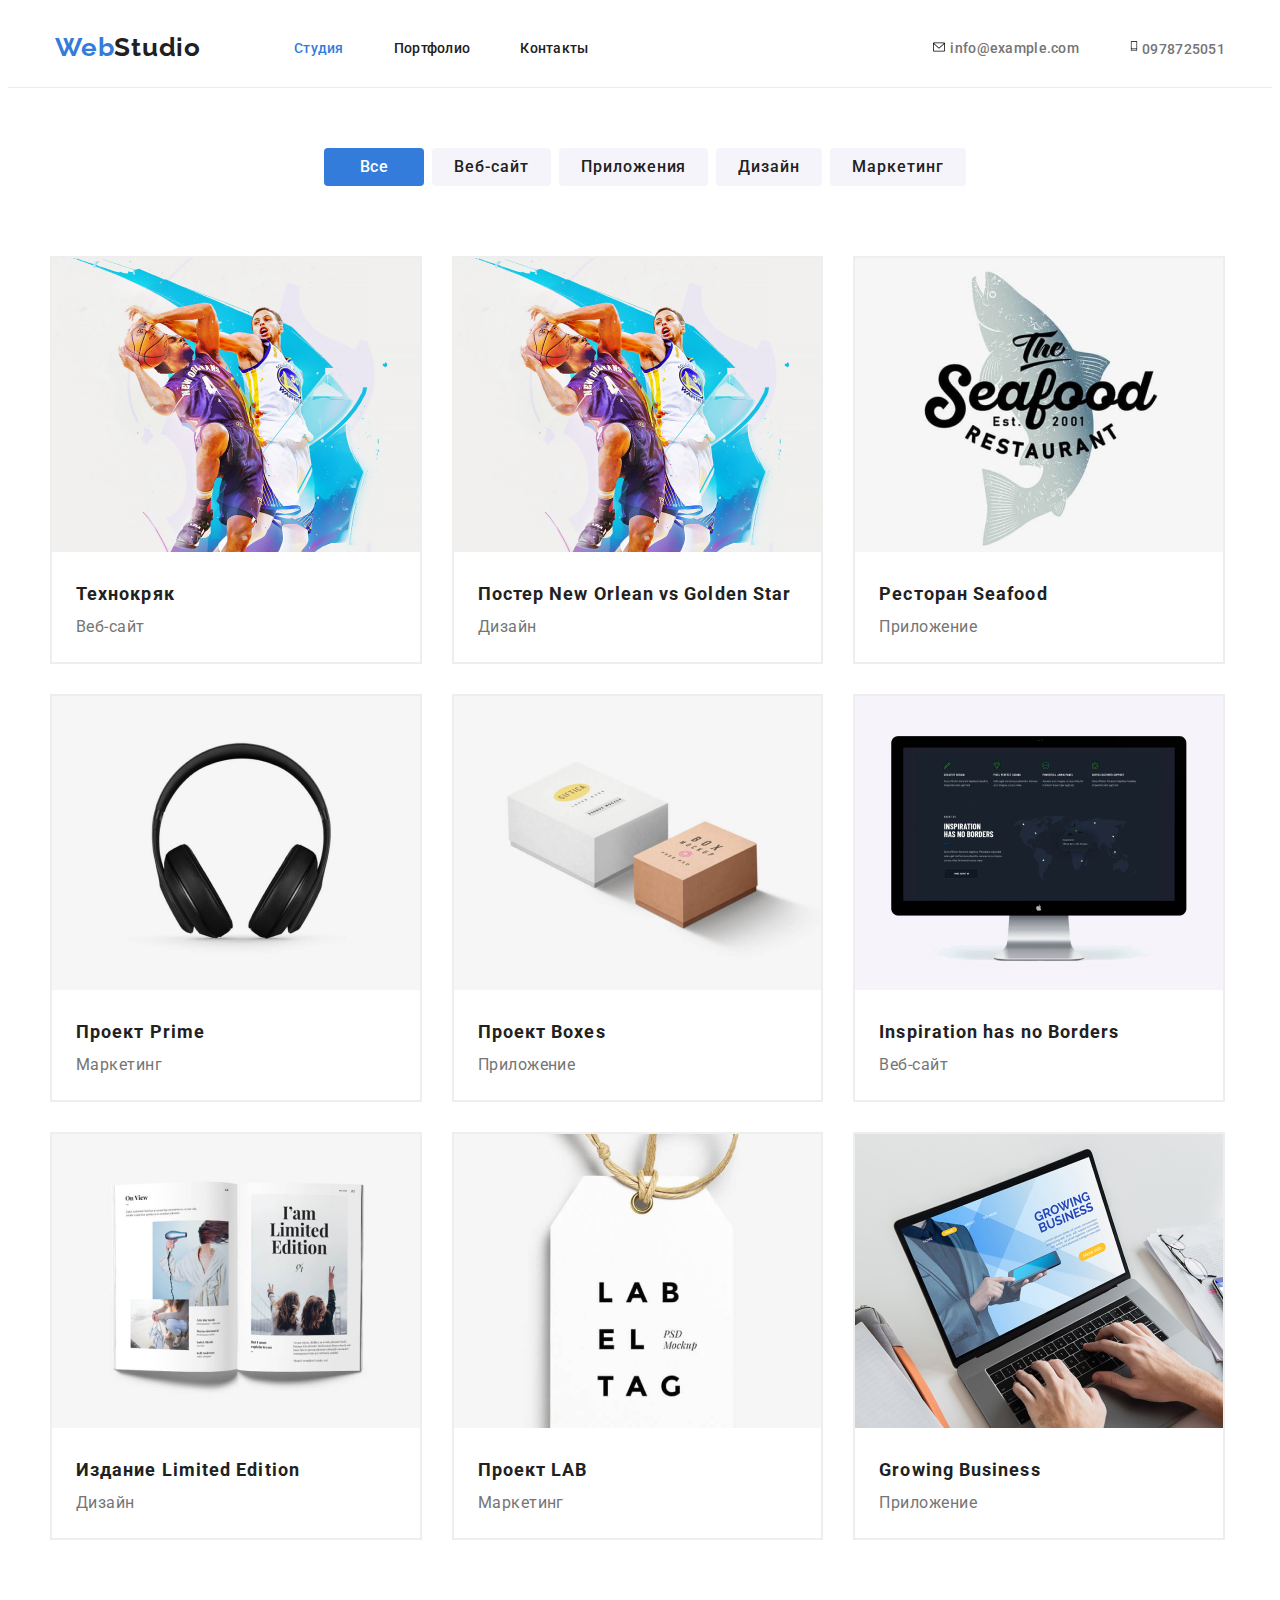
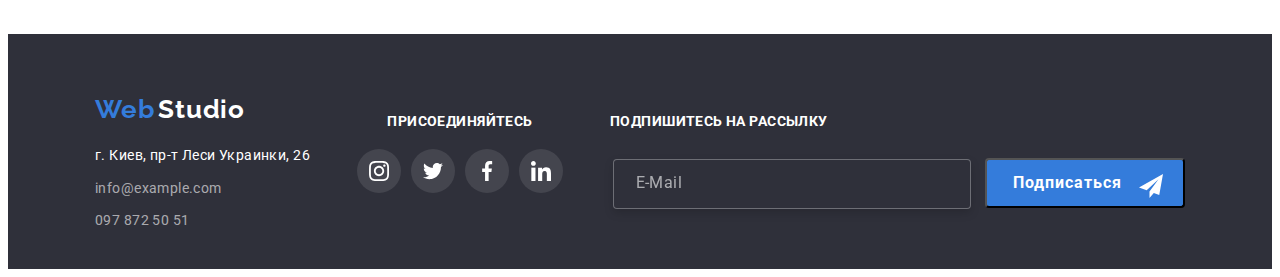
<file: portfolio.html>
<!DOCTYPE html>
<html lang="ru">
    <head>
        <meta charset="UTF-8">
        <meta http-equiv="X-UA-Compatible" content="IE=edge">
        <meta name="viewport" content="width=device-width, initial-scale=1.0">
        <title>HomeWork8.v05|Portfolio</title>
        <link rel="preconnect" href="https://fonts.googleapis.com">
        <link rel="preconnect" href="https://fonts.gstatic.com" crossorigin>
        <link href="https://fonts.googleapis.com/css2?family=Raleway:wght@700&family=Roboto:wght@400;500;700;900&display=swap" rel="stylesheet">
        <link rel="stylesheet" href="https://cdnjs.cloudflare.com/ajax/libs/modern-normalize/1.1.0/modern-normalize.min.css" integrity="sha512-wpPYUAdjBVSE4KJnH1VR1HeZfpl1ub8YT/NKx4PuQ5NmX2tKuGu6U/JRp5y+Y8XG2tV+wKQpNHVUX03MfMFn9Q==" crossorigin="anonymous" referrerpolicy="no-referrer" />
        <link rel="stylesheet" href="./css/portfolio-styles.css"/>
		<link rel="stylesheet" href="./css/main.min.css"/>
    </head>
<body>
    <header class="header1">
        <div class="container container-header ">
             <a href="./index.html" class="header-logo-web">Web</a><a href="./index.html" class="header-logo-studio">Studio</a>
                    
                <ul class="header-nav">
                    <li class="header-nav__item"><a href="./index.html"    class="header-nav__link_active" >Студия</a></li>
                    <li class="header-nav__item"><a href="./portfolio.html"class="header-nav__link"        >Портфолио</a></li>
                    <li class="header-nav__item"><a href="./contact.html"  class="header-nav__link"        >Контакты</a></li>
                </ul>
        
                <ul class="header-contact">
                    <li class="header-contact__item">  <a href="mailto:info@example.com" class="header-contact__link"> <svg width="16" height="12"><use href="./images/icons.svg#icon-header-mail" ></use></svg> info@example.com</a></li>
                    <li class="header-contact__item">  <a href="tel:+380978725051"       class="header-contact__link"> <svg width="10" height="16"><use href="./images/icons.svg#icon-header-tel"  ></use></svg> 0978725051</a></li>
                </ul>
                </div>
                   <button type="button" class="header-mobile-btn" header-mobile-open>
                        <svg class="header-mobile-btn-icon" width="24" height="24">
                            <use href="./images/icons.svg#header-mobile-btn"></use>
                          </svg>
                      </button>


                       
                    <div class="backdrop is-hidden" header-mobile>       
                    <div class="header-mobile">
                       <div class="header-mobile__container">
                        <button type="button" class="header-mobile-btn-close" header-mobile-close>
                            <svg class="modal-close-icon" width="11" height="11">
                                <use href="./images/icons.svg#icon-close-btn1"></use>
                              </svg>
                          </button>
                        <ul class="header-mobile-nav">
                            <li class="header-mobile-nav__item"><a href="./index.html"    class="header-mobile-nav__link_active" >Студия</a></li>                           
                            <li class="header-mobile-nav__item"><a href="./portfolio.html"class="header-mobile-nav__link"        >Портфолио</a></li>
                            <li class="header-mobile-nav__item"><a href="./contact.html"  class="header-mobile-nav__link"        >Контакты</a></li>
                        </ul>
                
                        <ul class="header-mobile-contact">
                            <li class="header-mobile-contact__item">  <a href="tel:+380978725051"       class="header-mobile-contact__link"> +38 096 111 11 11</a></li>
                            <li class="header-mobile-contact__item">  <a href="mailto:info@example.com" class="header-mobile-contact__link1"> info@example.com</a></li>
                        </ul>

                        <ul class="header-mobile-social">
                            <li class="header-mobile-social__item"><a href="" class="header-mobile-social__link" >Instagram </a> <a href="" class="header-mobile-social__t" >|</a></li>                           
                            <li class="header-mobile-social__item"><a href="" class="header-mobile-social__link" >Twitter   </a> <a href="" class="header-mobile-social__t" >|</a></li>
                            <li class="header-mobile-social__item"><a href="" class="header-mobile-social__link" >Facebook  </a> <a href="" class="header-mobile-social__t" >|</a></li>
                            <li class="header-mobile-social__item"><a href="" class="header-mobile-social__link" >LinkedIn  </a> <a href="" class="header-mobile-social__t" > </a></li>
                        </ul>

                        </div>
                    </div>                   
                    </div>
                </div>
                </section>    

        </div>
     </header>
<main> 


    <section  class="projects">
    <div class="container">   
     <ul class="portfolio-menu__list">
        <li class="portfolio-menu__item"><button type="button" class="portfolio-menu__button__active">Все</button></li>
        <li class="portfolio-menu__item"><button type="button" class="portfolio-menu__button">Веб-сайт</button></li>
        <li class="portfolio-menu__item"><button type="button" class="portfolio-menu__button">Приложения</button></li>
        <li class="portfolio-menu__item"><button type="button" class="portfolio-menu__button">Дизайн</button></li>
        <li class="portfolio-menu__item"><button type="button" class="portfolio-menu__button">Маркетинг</button></li>
    </ul>

    <ul class="portfolio-projects__list">
            
        <li class="portfolio-projects__item"> <div class="portfolio-projects__wrap"> <picture> <source srcset="./images/portfolio/project-2-desktop-1x.jpg 1x, ./images/portfolio/project-2-desktop-2x.jpg 2x" media="(min-width: 1200px)"/> <source srcset="./images/portfolio/project-2-tablet-1x.jpg 1x, ./images/portfolio/project-2-tablet-2x.jpg 2x "media="(min-width: 768px)" /> <source srcset="./images/portfolio/project-2-phone-1x.jpg 1x, ./images/portfolio/project-2-phone-2x.jpg 2x" media="(min-width: 320px)" /> <img src="./images/portfolio/project-1.jpg" alt="Project1" /> </picture> <p class="portfolio-projects__text-top"> Технокряк это современная площадка распространения коронавируса. Компании используют эту платформу для цифрового шпионажа и атак на защищённые сервера конкурентов. </p> </div> <div class="portfolio-projects__text-container">  <h3  class="portfolio-projects__text-h3">Технокряк</h3>                       <p class="portfolio-projects__text-p">Веб-сайт</p>   </div></li>
        <li class="portfolio-projects__item"> <div class="portfolio-projects__wrap"> <picture> <source srcset="./images/portfolio/project-2-desktop-1x.jpg 1x, ./images/portfolio/project-2-desktop-2x.jpg 2x" media="(min-width: 1200px)"/> <source srcset="./images/portfolio/project-2-tablet-1x.jpg 1x, ./images/portfolio/project-2-tablet-2x.jpg 2x "media="(min-width: 768px)" /> <source srcset="./images/portfolio/project-2-phone-1x.jpg 1x, ./images/portfolio/project-2-phone-2x.jpg 2x" media="(min-width: 320px)" /> <img src="./images/portfolio/project-2.jpg" alt="Project2" /> </picture> <p class="portfolio-projects__text-top"> Технокряк это современная площадка распространения коронавируса. Компании используют эту платформу для цифрового шпионажа и атак на защищённые сервера конкурентов. </p> </div> <div class="portfolio-projects__text-container">  <h3  class="portfolio-projects__text-h3">Постер New Orlean vs Golden Star</h3><p class="portfolio-projects__text-p">Дизайн</p>     </div></li>
        <li class="portfolio-projects__item"> <div class="portfolio-projects__wrap"> <picture> <source srcset="./images/portfolio/project-3-desktop-1x.jpg 1x, ./images/portfolio/project-3-desktop-2x.jpg 2x" media="(min-width: 1200px)"/> <source srcset="./images/portfolio/project-3-tablet-1x.jpg 1x, ./images/portfolio/project-3-tablet-2x.jpg 2x "media="(min-width: 768px)" /> <source srcset="./images/portfolio/project-3-phone-1x.jpg 1x, ./images/portfolio/project-3-phone-2x.jpg 2x" media="(min-width: 320px)" /> <img src="./images/portfolio/project-3.jpg" alt="Project3" /> </picture> <p class="portfolio-projects__text-top"> Технокряк это современная площадка распространения коронавируса. Компании используют эту платформу для цифрового шпионажа и атак на защищённые сервера конкурентов. </p> </div> <div class="portfolio-projects__text-container">  <h3  class="portfolio-projects__text-h3">Ресторан Seafood</h3>                <p class="portfolio-projects__text-p">Приложение</p> </div></li>
        <li class="portfolio-projects__item"> <div class="portfolio-projects__wrap"> <picture> <source srcset="./images/portfolio/project-4-desktop-1x.jpg 1x, ./images/portfolio/project-4-desktop-2x.jpg 2x" media="(min-width: 1200px)"/> <source srcset="./images/portfolio/project-4-tablet-1x.jpg 1x, ./images/portfolio/project-4-tablet-2x.jpg 2x "media="(min-width: 768px)" /> <source srcset="./images/portfolio/project-4-phone-1x.jpg 1x, ./images/portfolio/project-4-phone-2x.jpg 2x" media="(min-width: 320px)" /> <img src="./images/portfolio/project-4.jpg" alt="Project4" /> </picture> <p class="portfolio-projects__text-top"> Технокряк это современная площадка распространения коронавируса. Компании используют эту платформу для цифрового шпионажа и атак на защищённые сервера конкурентов. </p> </div> <div class="portfolio-projects__text-container">  <h3  class="portfolio-projects__text-h3">Проект Prime</h3>                    <p class="portfolio-projects__text-p">Маркетинг</p>  </div></li>
        <li class="portfolio-projects__item"> <div class="portfolio-projects__wrap"> <picture> <source srcset="./images/portfolio/project-5-desktop-1x.jpg 1x, ./images/portfolio/project-5-desktop-2x.jpg 2x" media="(min-width: 1200px)"/> <source srcset="./images/portfolio/project-5-tablet-1x.jpg 1x, ./images/portfolio/project-5-tablet-2x.jpg 2x "media="(min-width: 768px)" /> <source srcset="./images/portfolio/project-5-phone-1x.jpg 1x, ./images/portfolio/project-5-phone-2x.jpg 2x" media="(min-width: 320px)" /> <img src="./images/portfolio/project-5.jpg" alt="Project5" /> </picture> <p class="portfolio-projects__text-top"> Технокряк это современная площадка распространения коронавируса. Компании используют эту платформу для цифрового шпионажа и атак на защищённые сервера конкурентов. </p> </div> <div class="portfolio-projects__text-container">  <h3  class="portfolio-projects__text-h3">Проект Boxes</h3>                    <p class="portfolio-projects__text-p">Приложение</p> </div></li>
        <li class="portfolio-projects__item"> <div class="portfolio-projects__wrap"> <picture> <source srcset="./images/portfolio/project-6-desktop-1x.jpg 1x, ./images/portfolio/project-6-desktop-2x.jpg 2x" media="(min-width: 1200px)"/> <source srcset="./images/portfolio/project-6-tablet-1x.jpg 1x, ./images/portfolio/project-6-tablet-2x.jpg 2x "media="(min-width: 768px)" /> <source srcset="./images/portfolio/project-6-phone-1x.jpg 1x, ./images/portfolio/project-6-phone-2x.jpg 2x" media="(min-width: 320px)" /> <img src="./images/portfolio/project-6.jpg" alt="Project6" /> </picture> <p class="portfolio-projects__text-top"> Технокряк это современная площадка распространения коронавируса. Компании используют эту платформу для цифрового шпионажа и атак на защищённые сервера конкурентов. </p> </div> <div class="portfolio-projects__text-container">  <h3  class="portfolio-projects__text-h3">Inspiration has no Borders</h3>      <p class="portfolio-projects__text-p">Веб-сайт</p>   </div></li>
        <li class="portfolio-projects__item"> <div class="portfolio-projects__wrap"> <picture> <source srcset="./images/portfolio/project-7-desktop-1x.jpg 1x, ./images/portfolio/project-7-desktop-2x.jpg 2x" media="(min-width: 1200px)"/> <source srcset="./images/portfolio/project-7-tablet-1x.jpg 1x, ./images/portfolio/project-7-tablet-2x.jpg 2x "media="(min-width: 768px)" /> <source srcset="./images/portfolio/project-7-phone-1x.jpg 1x, ./images/portfolio/project-7-phone-2x.jpg 2x" media="(min-width: 320px)" /> <img src="./images/portfolio/project-7.jpg" alt="Project7" /> </picture> <p class="portfolio-projects__text-top"> Технокряк это современная площадка распространения коронавируса. Компании используют эту платформу для цифрового шпионажа и атак на защищённые сервера конкурентов. </p> </div> <div class="portfolio-projects__text-container">  <h3  class="portfolio-projects__text-h3">Издание Limited Edition</h3>         <p class="portfolio-projects__text-p">Дизайн</p>     </div></li>
        <li class="portfolio-projects__item"> <div class="portfolio-projects__wrap"> <picture> <source srcset="./images/portfolio/project-8-desktop-1x.jpg 1x, ./images/portfolio/project-8-desktop-2x.jpg 2x" media="(min-width: 1200px)"/> <source srcset="./images/portfolio/project-8-tablet-1x.jpg 1x, ./images/portfolio/project-8-tablet-2x.jpg 2x "media="(min-width: 768px)" /> <source srcset="./images/portfolio/project-8-phone-1x.jpg 1x, ./images/portfolio/project-8-phone-2x.jpg 2x" media="(min-width: 320px)" /> <img src="./images/portfolio/project-8.jpg" alt="Project8" /> </picture> <p class="portfolio-projects__text-top"> Технокряк это современная площадка распространения коронавируса. Компании используют эту платформу для цифрового шпионажа и атак на защищённые сервера конкурентов. </p> </div> <div class="portfolio-projects__text-container">  <h3  class="portfolio-projects__text-h3">Проект LAB</h3>                      <p class="portfolio-projects__text-p">Маркетинг</p>  </div></li>
        <li class="portfolio-projects__item"> <div class="portfolio-projects__wrap"> <picture> <source srcset="./images/portfolio/project-9-desktop-1x.jpg 1x, ./images/portfolio/project-9-desktop-2x.jpg 2x" media="(min-width: 1200px)"/> <source srcset="./images/portfolio/project-9-tablet-1x.jpg 1x, ./images/portfolio/project-9-tablet-2x.jpg 2x "media="(min-width: 768px)" /> <source srcset="./images/portfolio/project-9-phone-1x.jpg 1x, ./images/portfolio/project-9-phone-2x.jpg 2x" media="(min-width: 320px)" /> <img src="./images/portfolio/project-9.jpg" alt="Project9" /> </picture> <p class="portfolio-projects__text-top"> Технокряк это современная площадка распространения коронавируса. Компании используют эту платформу для цифрового шпионажа и атак на защищённые сервера конкурентов. </p> </div> <div class="portfolio-projects__text-container">  <h3  class="portfolio-projects__text-h3">Growing Business</h3>                <p class="portfolio-projects__text-p">Приложение</p> </div></li>
    
    </ul>

<!--- <ul class="our-projects-list">
            
    <li class="our-projects-item"> <div class="our-projects-wrap"> <img src="./images/portfolio/project-1.jpg" alt="Наши проекты" width="370" height="290"/> <p class="our-projects-top-text"> Технокряк это современная площадка распространения коронавируса. Компании используют эту платформу для цифрового шпионажа и атак на защищённые сервера конкурентов. </p> </div> <div class="projects-text-container">  <h3  class="projects-text-h3">Технокряк</h3>                   <p class="projects-text-p">Веб-сайт</p> </div> </li>
    <li class="our-projects-item"> <div class="our-projects-wrap"> <img src="./images/portfolio/project-2.jpg" alt="Наши проекты" width="370" height="290"/> <p class="our-projects-top-text"> Технокряк это современная площадка распространения коронавируса. Компании используют эту платформу для цифрового шпионажа и атак на защищённые сервера конкурентов. </p> </div> <div class="projects-text-container">  <h3  class="projects-text-h3">Постер New Orlean vs Golden Star</h3>    <p class="projects-text-p">Дизайн</p>                      </div></li>
    <li class="our-projects-item"> <div class="our-projects-wrap"> <img src="./images/portfolio/project-3.jpg" alt="Наши проекты" width="370" height="290"/> <p class="our-projects-top-text"> Технокряк это современная площадка распространения коронавируса. Компании используют эту платформу для цифрового шпионажа и атак на защищённые сервера конкурентов. </p> </div> <div class="projects-text-container">  <h3  class="projects-text-h3">Ресторан Seafood</h3>            <p class="projects-text-p">Приложение</p>                  </div></li>
    <li class="our-projects-item"> <div class="our-projects-wrap"> <img src="./images/portfolio/project-4.jpg" alt="Наши проекты" width="370" height="290"/> <p class="our-projects-top-text"> Технокряк это современная площадка распространения коронавируса. Компании используют эту платформу для цифрового шпионажа и атак на защищённые сервера конкурентов. </p> </div> <div class="projects-text-container">  <h3  class="projects-text-h3">Проект Prime</h3>                <p class="projects-text-p">Маркетинг</p>                           </div></li>
    <li class="our-projects-item"> <div class="our-projects-wrap"> <img src="./images/portfolio/project-5.jpg" alt="Наши проекты" width="370" height="290"/> <p class="our-projects-top-text"> Технокряк это современная площадка распространения коронавируса. Компании используют эту платформу для цифрового шпионажа и атак на защищённые сервера конкурентов. </p> </div> <div class="projects-text-container">  <h3  class="projects-text-h3">Проект Boxes</h3>                <p class="projects-text-p">Приложение</p>                          </div></li>
    <li class="our-projects-item"> <div class="our-projects-wrap"> <img src="./images/portfolio/project-6.jpg" alt="Наши проекты" width="370" height="290"/> <p class="our-projects-top-text"> Технокряк это современная площадка распространения коронавируса. Компании используют эту платформу для цифрового шпионажа и атак на защищённые сервера конкурентов. </p> </div> <div class="projects-text-container">  <h3  class="projects-text-h3">Inspiration has no Borders</h3>  <p class="projects-text-p">Веб-сайт</p>                            </div></li>
    <li class="our-projects-item"> <div class="our-projects-wrap"> <img src="./images/portfolio/project-7.jpg" alt="Наши проекты" width="370" height="290"/> <p class="our-projects-top-text"> Технокряк это современная площадка распространения коронавируса. Компании используют эту платформу для цифрового шпионажа и атак на защищённые сервера конкурентов. </p> </div> <div class="projects-text-container">  <h3  class="projects-text-h3">Издание Limited Edition</h3>     <p class="projects-text-p">Дизайн</p>                              </div></li>
    <li class="our-projects-item"> <div class="our-projects-wrap"> <img src="./images/portfolio/project-8.jpg" alt="Наши проекты" width="370" height="290"/> <p class="our-projects-top-text"> Технокряк это современная площадка распространения коронавируса. Компании используют эту платформу для цифрового шпионажа и атак на защищённые сервера конкурентов. </p> </div> <div class="projects-text-container">  <h3  class="projects-text-h3">Проект LAB</h3>                  <p class="projects-text-p">Маркетинг</p>                           </div></li>
    <li class="our-projects-item"> <div class="our-projects-wrap"> <img src="./images/portfolio/project-9.jpg" alt="Наши проекты" width="370" height="290"/> <p class="our-projects-top-text"> Технокряк это современная площадка распространения коронавируса. Компании используют эту платформу для цифрового шпионажа и атак на защищённые сервера конкурентов. </p> </div> <div class="projects-text-container">  <h3  class="projects-text-h3">Growing Business</h3>            <p class="projects-text-p">Приложение</p>                          </div></li>

</ul>
-->

    
    </section>

</main>
<footer class="footer"> 
    <div class="container container-foter">
            <div class="footer-logo">
                <a href="./index.html" class="footer-logo__web">Web</a>
                <a href="./index.html" class="footer-logo__studio">Studio</a> 
            </div>

    <address> 
            <ul class="foter-address">
                <li class="foter-address-item"><a href="https://goo.gl/maps/wMssc7S66yAjxJLt8" target="_blank" rel="noopen nofollow noreferrer" class="foter-address-text1">г. Киев, пр-т Леси Украинки, 26 </a></li>
                <li class="foter-address-item"><a href="mailto:info@example.com"                                                                class="foter-address-text2">info@example.com                </a></li>
                <li class="foter-address-item"><a href="tel:+380978725051"                                                                      class="foter-address-text2"> 097 872 50 51                  </a></li>
            </ul>  
    </address>


    <section >
        <div class="footer-social-networks">
            <h3 class="footer-social-networks__title">Присоединяйтесь</h3>
                   <ul class="footer-social-networks__list"> 
                <li class="footer-social-networks__item"><a href="" class="footer-social-networks__link">       <svg width="20" height="20"><use href="./images/icons.svg#icon-social-network-instagram"></use></svg></a> </li>
                <li class="footer-social-networks__item"><a href="" class="footer-social-networks__link">       <svg width="20" height="20"><use href="./images/icons.svg#icon-social-network-twitter" > </use></svg></a></li>
                <li class="footer-social-networks__item"><a href="" class="footer-social-networks__link">       <svg width="20" height="20"><use href="./images/icons.svg#icon-social-network-facebook"> </use></svg></a></li>
                <li class="footer-social-networks__item"><a href="" class="footer-social-networks__link">       <svg width="20" height="20"><use href="./images/icons.svg#icon-social-network-linkedin"> </use></svg></a></li> 
             </ul>
         </div>   
    </section>


    <section class="footer-subscribe">
        <form class="footer-subscribe-form">
            <div>
                <label for="footer-subscribe-form__email"class="footer-subscribe-form__label">Подпишитесь на рассылку</label> 
                   <input 
                        type=       "email"
                        name=       "footer-subscribe-form__mail"
                        class=      "footer-subscribe-form__input"
                        required id="footer-subscribe-form__email"
                        placeholder="E-Mail"
                    />
            <button type ="submit" class="footer-subscribe-form__button">Подписаться</button>
                <svg class="footer-subscribe-form__icon"width="24" height="24"><use href="./images/icons.svg#icon-footer-send"  ></use></svg>
            </div>
        </form>
        </section>
 </footer>

 <script src="./js/modal.js"></script>
 <script src="./js/header-mobile.js"></script>
</body>


</html>
</file>
<file: css/portfolio-styles.css>
/*--------------------HEADER--------------------*/

.header1{
    border-bottom: 1px solid rgba(236, 236, 236, 1);
  }




.container {
    width: 1200px;
    padding-left: 15px;
    padding-right: 15px;
    margin: 0 auto;
    box-sizing: border-box;
    
}

/*Disable list for "ul"****/
ul, li {
    list-style: none;
    margin: 0 auto;
    padding: 0;
}

.img{
    display: block;
}
/**/
</file>
<file: css/main.min.css>
.backdrop{width:100vw;height:100vh;background-color:rgba(0,0,0,0.267);position:fixed;top:0;transition:opacity 500ms, visibility 500ms}.modal-window{width:440px;height:581px;min-height:500px;background-color:#ffffff;border-radius:10px;position:absolute;top:50%;left:50%;transform:translate(-50%, -50%) rotate(0) scale(1);transition:transform 500ms}.modal-window__close-btn{width:30px;height:30px;border-radius:50%;border:1px solid rgba(33,33,33,0.2);background-color:transparent;position:absolute;top:10px;right:10px;transition:color 300ms linear, fill 300ms linear, outline 300ms linear;fill:#212121}.modal-window__close-btn:hover,.modal-window__close-btn:focus{fill:#2196F3}.modal-window__title{font-size:14px;padding-top:40px;padding-left:40px;padding-right:40px;margin-bottom:12px;text-align:center;font-family:Roboto;font-style:normal;font-weight:bold;font-size:20px;letter-spacing:0.03em;color:#303030}.modal-window__label{font-family:Roboto;font-style:normal;font-weight:normal;font-size:12px;line-height:14px;letter-spacing:0.01em;margin-top:10px;margin-left:30px;color:#757575}.modal-window__input{font-family:Roboto;font-style:normal;font-weight:normal;font-size:12px;line-height:14px;letter-spacing:0.01em;width:378px;height:40px;padding-left:30px;margin-left:30px;margin-right:30px;border:1px solid rgba(33,33,33,0.2);box-sizing:border-box;border-radius:4px;transition:color 300ms linear, border-color 300ms linear, fill 300ms linear, border 300ms linear}.modal-window__input:focus,.modal-window__input:hover{border-color:#2196F3;fill:#2196F3;color:#2196F3;border:2px solid #2196F3;outline:none}.modal-window__text{font-family:Roboto;font-style:normal;font-weight:normal;font-size:12px;line-height:14px;letter-spacing:0.01em;color:#757575;padding-top:10px;padding-right:10px;padding-left:10px;padding-bottom:10px;width:378px;height:120px;margin-left:30px;margin-right:30px;border:1px solid rgba(33,33,33,0.2);box-sizing:border-box;border-radius:4px;resize:none;outline:none;transition:color 300ms linear, border-color 300ms linear, fill 300ms linear, border 300ms linear}.modal-window__text:hover,.modal-window__text:focus{border-color:#2196F3;fill:#2196F3;color:#2196F3;border:2px solid #2196F3;outline:none}.modal-window__text::placeholder{color:rgba(117,117,117,0.5);fill:#2196F3}.modal-window__wrap{position:relative;display:block;margin-top:4px}.modal-window__field{margin-bottom:10px;transition:color 300ms linear, fill 300ms linear, border-color 300ms linear}.modal-window__field:focus,.modal-window__field:hover{border-color:#2196F3;fill:#2196F3;color:#2196F3;outline:none}.modal-window__icon{position:absolute;left:45px;top:50%;transform:translateY(-50%);transition:color 300ms linear, fill 300ms linear, border-color 300ms linear}.modal-window__icon:focus,.modal-window__icon:hover{border-color:#2196F3;fill:#2196F3;color:#2196F3;outline:none}.modal-check-text span{border:1px solid rgba(33,33,33,0.2);border-radius:2px;margin-left:40px}.modal-check-t1{font-family:Roboto;font-style:normal;font-weight:normal;font-size:10px;line-height:14px;letter-spacing:0.01em;margin-bottom:20px;color:#757575}.modal-check-t2{font-family:Roboto;font-style:normal;font-weight:normal;font-size:10px;line-height:14px;letter-spacing:0.01em;text-decoration:underline;color:#2196F3}.modal-check:checked+.modal-check-text>span{border:none}.modal-check:checked+.modal-check-text svg{fill:#2196F3}.modal-check-text{font-family:Roboto;font-style:normal;font-weight:normal;font-size:12px;line-height:14px;letter-spacing:0.01em;color:#757575;display:flex;align-items:center}.modal-check-text1{font-family:Roboto;font-style:normal;font-weight:normal;font-size:12px;line-height:14px;letter-spacing:0.01em;color:#2196F3;display:flex;align-items:center;text-decoration:underline;padding-left:10px}.modal-check-text span{width:16px;height:15px;border:2px solid #000000;border-radius:2px;margin-right:5px;display:flex;align-items:center;justify-content:center}.modal-check-icon{fill:transparent}.modal-check:checked+.modal-check-text>span{background-color:#2196F3;border:none}.modal-check:checked+.modal-check-text svg{fill:#2196F3}.modal-submit-btn{width:200px;height:50px;margin-top:20px;margin-left:124px;margin-right:164px;margin-bottom:45px;background:#188CE8;outline:none;border-radius:4px;color:#ffffff;display:flex;align-items:center;text-align:center;letter-spacing:0.06em;padding-top:10px;padding-left:56px;padding-right:56px;padding-bottom:10px;border:0}body{font-family:"Roboto", "sans-serif"}p,h1,h2,h3,h4,h5,h6{margin:0}ul,li{list-style:none;margin:0;padding:0}.img{display:block;max-width:100%;width:100%;height:auto}.visually-hidden{position:absolute;white-space:nowrap;width:1px;height:1px;overflow:hidden;border:0;padding:0;clip:rect(0 0 0 0);clip-path:inset(50%);margin:-1px}.is-hidden{opacity:0;pointer-events:none;visibility:hidden}.container{width:100%;padding-left:15px;padding-right:15px;margin:0 auto}@media screen and (min-width: 320px){.container{width:320px}}@media screen and (min-width: 480px){.container{width:480px}}@media screen and (min-width: 768px){.container{width:750px}}@media screen and (min-width: 1200px){.container{width:1200px}}.header{border-bottom:2px solid #2196F3}.container-header{padding-top:24px;padding-bottom:24px;display:flex;align-items:center}.header-logo-web{font-family:Raleway;font-style:normal;font-weight:bold;font-size:26px;line-height:31px;text-decoration:none;letter-spacing:.03em;list-style:none;color:#347cdb}@media screen and (min-width: 320px){.header-logo-web{margin-left:-15px}}@media screen and (min-width: 480px){.header-logo-web{margin-left:0px}}@media screen and (min-width: 1200px){.header-logo-web{margin-left:0px}}.header-logo-web:hover,.header-logo-web:focus{fill:#347cdb;color:#347cdb}.header-logo-studio{font-family:Raleway;font-style:normal;font-weight:bold;font-size:26px;line-height:31px;text-decoration:none;letter-spacing:.03em;list-style:none;color:#212121}.header-logo-studio:hover,.header-logo-studio:focus{fill:#347cdb;color:#347cdb}.header-nav{margin-left:93px}@media screen and (min-width: 320px){.header-nav{display:none}}@media screen and (min-width: 480px){.header-nav{display:none}}@media screen and (min-width: 768px){.header-nav{display:flex}}@media screen and (min-width: 1200px){.header-nav{display:flex}}.header-nav__item+.header-nav__item{margin-left:50px}.header-nav__link{font-family:Roboto;font-style:normal;font-weight:500;font-size:14px;line-height:1.14;text-decoration:none;letter-spacing:.02em;color:#212121;transition:color 300ms linear, fill 300ms linear}.header-nav__link:hover,.header-nav__link:focus{fill:#347cdb;color:#347cdb}.header-nav__link_active{font-family:Roboto;font-style:normal;font-weight:500;font-size:14px;line-height:1.14;text-decoration:none;letter-spacing:.02em;color:#347cdb;transition:color 300ms linear}.header-contact{margin-left:auto}@media screen and (min-width: 320px){.header-contact{display:none}}@media screen and (min-width: 480px){.header-contact{display:none}}@media screen and (min-width: 768px){.header-contact{display:inline-block}}@media screen and (min-width: 1200px){.header-contact{display:flex}.header-contact__item+.header-contact__item{margin-left:50px}}.header-contact__link{font-family:Roboto;font-style:normal;font-weight:500;font-size:14px;line-height:1.14;text-decoration:none;letter-spacing:.02em;color:#757575;transition:color 300ms linear, fill 300ms linear}.header-contact__link:hover,.header-contact__link:focus{fill:#347cdb;color:#347cdb}.header-mobile-btn{margin-top:-60px;margin-bottom:15px;margin-right:15px;width:40px;height:40px;display:none;margin-left:auto;border:none;background-color:transparent;transition:color 300ms linear, fill 300ms linear, outline 300ms linear;fill:#212121}@media screen and (min-width: 320px){.header-mobile-btn{display:block}}@media screen and (min-width: 480px){.header-mobile-btn{display:block}}@media screen and (min-width: 768px){.header-mobile-btn{display:none}}@media screen and (min-width: 1200px){.header-mobile-btn{display:none}}.header-mobile-btn:hover,.header-mobile-btn:focus{fill:#2196F3}.header-mobile-btn-close{width:30px;height:30px;border-radius:50%;border:none;background-color:transparent;position:absolute;top:10px;right:10px;transition:color 300ms linear, fill 300ms linear, outline 300ms linear;fill:#212121}.header-mobile-btn-close:hover,.header-mobile-btn-close:focus{fill:#2196F3}.header-mobile{position:fixed;width:100vw;height:100vh;overflow:auto;top:0;left:0;z-index:2;padding:48px 40px;background-color:#ffffff}.header-mobile__conteiner{height:100%;display:flex;flex-direction:column;justify-content:space-between}.header-mobile-nav{margin-top:48px;margin-left:40px}.header-mobile-nav__item{margin-bottom:30px}.header-mobile-nav__link_active{font-family:Roboto;font-style:medium;font-weight:500;font-size:40px;line-height:1.14;text-decoration:none;letter-spacing:.02em;color:#347cdb;transition:color 300ms linear, fill 300ms linear}.header-mobile-nav__link_active:hover,.header-mobile-nav__link_active:focus{fill:#212121;color:#212121}.header-mobile-nav__link{font-family:Roboto;font-style:medium;font-weight:500;font-size:40px;line-height:1.14;text-decoration:none;letter-spacing:.02em;color:#212121;transition:color 300ms linear, fill 300ms linear}.header-mobile-nav__link:hover,.header-mobile-nav__link:focus{fill:#347cdb;color:#347cdb}.header-mobile-contact{margin-top:180px;margin-left:40px}.header-mobile-contact__item{margin-bottom:20px}.header-mobile-contact__link{font-family:Roboto;font-style:medium;font-weight:500;font-size:34px;line-height:1.14;text-decoration:none;letter-spacing:.02em;color:#347cdb;transition:color 300ms linear, fill 300ms linear}.header-mobile-contact__link:hover,.header-mobile-contact__link:focus{fill:#212121;color:#212121}.header-mobile-contact__link1{font-family:Roboto;font-style:medium;font-weight:500;font-size:28px;line-height:1.14;text-decoration:none;letter-spacing:.02em;color:#757575;transition:color 300ms linear, fill 300ms linear}.header-mobile-contact__link1:hover,.header-mobile-contact__link1:focus{fill:#212121;color:#212121}.header-mobile-social{display:flex;margin-left:40px;margin-top:24px;margin-bottom:28px}.header-mobile-social__item+.header-mobile-social__item{margin-left:5px}.header-mobile-social__link{font-family:Roboto;font-style:medium;font-weight:500;font-size:18px;line-height:1.14;text-decoration:none;letter-spacing:.02em;color:#347cdb;transition:color 300ms linear, fill 300ms linear}.header-mobile-social__link:hover,.header-mobile-social__link:focus{fill:#212121;color:#212121}.header-mobile-social__item{margin-left:5px;color:#757575}.hero{background-color:#2F303A;background-image:linear-gradient(rgba(25,28,38,0.2), rgba(25,28,38,0.2)),url(../images/hero_bg.jpg);padding-top:118px;padding-bottom:118px;background-repeat:no-repeat;background-position:center;background-size:cover;flex-grow:1}@media screen and (min-width: 320px){.hero{background-image:linear-gradient(rgba(25,28,38,0.2), rgba(25,28,38,0.2)),url(../images/hero_bg_phone_1x.jpg)}}@media screen and (min-width: 320px) and (min-device-pixel-ratio: 2), screen and (min-width: 320px) and (min-resolution: 192dpi), screen and (min-width: 320px) and (min-resolution: 2dppx){.hero{background-image:linear-gradient(rgba(25,28,38,0.2), rgba(25,28,38,0.2)),url(../images/hero_bg_phone_2x.jpg)}}@media screen and (min-width: 480px){.hero{background-image:linear-gradient(rgba(25,28,38,0.2), rgba(25,28,38,0.2)),url(../images/hero_bg_phone_1x.jpg)}}@media screen and (min-width: 480px) and (min-device-pixel-ratio: 2), screen and (min-width: 480px) and (min-resolution: 192dpi), screen and (min-width: 480px) and (min-resolution: 2dppx){.hero{background-image:linear-gradient(rgba(25,28,38,0.2), rgba(25,28,38,0.2)),url(../images/hero_bg_phone_2x.jpg)}}@media screen and (min-width: 768px){.hero{background-image:linear-gradient(rgba(25,28,38,0.2), rgba(25,28,38,0.2)),url(../images/hero_bg_tablet_1x.jpg)}}@media screen and (min-width: 768px) and (min-device-pixel-ratio: 2), screen and (min-width: 768px) and (min-resolution: 192dpi), screen and (min-width: 768px) and (min-resolution: 2dppx){.hero{background-image:linear-gradient(rgba(25,28,38,0.2), rgba(25,28,38,0.2)),url(../images/hero_bg_tablet_2x.jpg)}}@media screen and (min-width: 1200px){.hero{background-image:linear-gradient(rgba(25,28,38,0.2), rgba(25,28,38,0.2)),url(../images/hero_bg_desktop_1x.jpg)}}@media screen and (min-width: 1200px) and (min-device-pixel-ratio: 2), screen and (min-width: 1200px) and (min-resolution: 192dpi), screen and (min-width: 1200px) and (min-resolution: 2dppx){.hero{background-image:linear-gradient(rgba(25,28,38,0.2), rgba(25,28,38,0.2)),url(../images/hero_bg_desktop_2x.jpg)}}@media screen and (min-width: 320px){.hero__button{font-family:Roboto;font-style:normal;font-weight:bold;font-size:10px;line-height:1.87;text-decoration:none;letter-spacing:.06em;align-items:center;text-align:center;color:#fff;background:#347cdb;box-shadow:0px 4px 4px rgba(0,0,0,0.15);border-radius:4px;width:150px;height:50px;display:block;margin-left:50px;transition:color 300ms linear, background-color 300ms linear}}@media screen and (min-width: 480px){.hero__button{font-family:Roboto;font-style:normal;font-weight:bold;font-size:14px;line-height:1.87;text-decoration:none;letter-spacing:.06em;align-items:center;text-align:center;color:#fff;background:#347cdb;box-shadow:0px 4px 4px rgba(0,0,0,0.15);border-radius:4px;width:150px;height:50px;display:block;margin-left:140px;margin-top:30px;transition:color 300ms linear, background-color 300ms linear}}@media screen and (min-width: 768px){.hero__button{font-family:Roboto;font-style:normal;font-weight:bold;font-size:16px;line-height:1.87;text-decoration:none;letter-spacing:.06em;align-items:center;text-align:center;color:#fff;background:#347cdb;box-shadow:0px 4px 4px rgba(0,0,0,0.15);border-radius:4px;width:200px;height:50px;display:block;margin:0 auto;margin-top:50px;transition:color 300ms linear, background-color 300ms linear}}@media screen and (min-width: 1200px){.hero__button{font-family:Roboto;font-style:normal;font-weight:bold;font-size:16px;line-height:1.87;text-decoration:none;letter-spacing:.06em;align-items:center;text-align:center;color:#fff;background:#347cdb;box-shadow:0px 4px 4px rgba(0,0,0,0.15);border-radius:4px;width:200px;height:50px;display:block;margin:0 auto;margin-top:50px;transition:color 300ms linear, background-color 300ms linear}}@media screen and (min-width: 320px){.hero__title{font-family:Roboto;font-style:Bold;font-weight:700;font-size:18px;line-height:1.18;text-decoration:none;letter-spacing:.03em;text-align:center;text-transform:uppercase;margin-bottom:20px;color:#ffffff}}@media screen and (min-width: 480px){.hero__title{font-family:Roboto;font-style:Bold;font-weight:700;font-size:24px;line-height:1.18;text-decoration:none;letter-spacing:.03em;text-align:center;letter-spacing:0.06em;text-transform:uppercase;color:#ffffff}}@media screen and (min-width: 768px){.hero__title{font-family:Roboto;font-style:normal;font-weight:900;font-size:30px;line-height:1.36;text-decoration:none;letter-spacing:.06em;text-transform:uppercase;color:#fff;text-align:center}}@media screen and (min-width: 1200px){.hero__title{font-family:Roboto;font-style:normal;font-weight:900;font-size:44px;line-height:1.36;text-decoration:none;letter-spacing:.06em;text-transform:uppercase;color:#fff;text-align:center}}.our-team{background:#f5f4fa;margin-top:94px;margin-bottom:94px}@media screen and (min-width: 320px){.our-team{margin-top:30px;margin-bottom:30px}}.our-team__h3{font-family:Roboto;font-style:normal;font-weight:500;font-size:16px;line-height:1.18;text-decoration:none;letter-spacing:.03em;color:#212121;text-align:center}.our-team__text{font-family:Roboto;font-style:normal;font-weight:400;font-size:16px;line-height:1.18;text-decoration:none;letter-spacing:.03em;color:#757575;text-align:center;margin-top:10px;margin-bottom:30px}.our-team__title{font-family:Roboto;font-style:normal;font-weight:bold;font-size:36px;line-height:1.16;text-decoration:none;letter-spacing:.03em;color:#212121;text-align:center;padding-top:94px}.our-team__conteiner{padding-top:24px;padding-bottom:30px;background:#fff;box-shadow:0px 1px 1px rgba(0,0,0,0.12),0px 4px 4px rgba(0,0,0,0.06),1px 4px 6px rgba(0,0,0,0.16)}@media screen and (min-width: 320px){.our-team__list{margin-bottom:15px;margin-top:15px}}@media screen and (min-width: 480px){.our-team__list{padding-bottom:60px}}@media screen and (min-width: 768px){.our-team__list{display:flex;flex-wrap:wrap;margin-left:-30px;padding-bottom:64px}}@media screen and (min-width: 1200px){.our-team__list{display:flex;margin-left:-30px;margin-top:50px;padding-bottom:94px}}.our-team__item{box-shadow:0px 1px 1px rgba(0,0,0,0.12),0px 4px 4px rgba(0,0,0,0.06),1px 4px 6px rgba(0,0,0,0.16);transition:color 300ms linear}@media screen and (min-width: 320px){.our-team__item{margin-bottom:15px;margin-top:30px}}@media screen and (min-width: 768px){.our-team__item{width:calc(100% / 2 - 30px);margin-left:30px}}@media screen and (min-width: 1200px){.our-team__item{width:calc(100% / 4 - 30px);margin-left:30px}}.our-team__item:focus,.our-team__item:hover{box-shadow:0px 1px 1px rgba(0,0,0,0.12),0px 4px 4px rgba(0,0,0,0.06),1px 4px 6px rgba(0,0,0,0.16)}@media screen and (min-width: 768px){.our-team+.our-team{margin-left:30px}}@media screen and (min-width: 1200px){.our-team+.our-team{margin-left:30px}}.our-team+.our-team-cont{padding-top:94px;padding-bottom:30px;background:#fff;box-shadow:0px 1px 1px rgba(0,0,0,0.12),0px 4px 4px rgba(0,0,0,0.06),1px 4px 6px rgba(0,0,0,0.16)}.our-team-social-list{display:flex;justify-content:center}.our-team-social__link{width:44px;height:44px;border-radius:50%;display:flex;align-items:center;justify-content:center;color:#AFB1B8;transition:color 300ms linear,background-color 300ms linear}.our-team-social__link__icon{fill:#AFB1B8}.our-team-social__link:hover,.our-team-social__link:focus{background-color:#347cdb;color:#fff;fill:#ffffff}.our-team-social__item+.our-team-social__item{margin-left:10px}.partner__container{margin:0 auto}@media screen and (min-width: 320px){.partner__container{width:320px}}@media screen and (min-width: 480px){.partner__container{width:480px}}@media screen and (min-width: 768px){.partner__container{width:768px}}@media screen and (min-width: 1200px){.partner__container{width:1200px}}@media screen and (min-width: 480px){.partners{padding-top:30px;padding-bottom:30px}}@media screen and (min-width: 768px){.partners{padding-top:60px;padding-bottom:60px}}@media screen and (min-width: 1200px){.partners{padding-top:94px;padding-bottom:94px}}.partners__list{display:flex;flex-wrap:wrap;margin:-15px}.partners__item{margin:15px;height:92px;display:flex;border-radius:3%}@media screen and (min-width: 480px){.partners__item{width:calc(100% / 2 - 30px)}}@media screen and (min-width: 768px){.partners__item{width:calc(100% / 3 - 30px)}}@media screen and (min-width: 1200px){.partners__item{width:calc(100% / 6 - 30px)}}.partners__title{font-family:Roboto;font-style:normal;font-weight:bold;font-size:36px;line-height:1.16;text-decoration:none;letter-spacing:.03em;color:#212121;text-align:center;margin-bottom:30px}@media screen and (min-width: 320px){.partners__title{font-family:Roboto;font-style:normal;font-weight:bold;font-size:28px;line-height:1.16;text-decoration:none;letter-spacing:.03em;color:#212121;text-align:center;margin-bottom:30px}}@media screen and (min-width: 480px){.partners__title{font-family:Roboto;font-style:normal;font-weight:bold;font-size:28px;line-height:1.16;text-decoration:none;letter-spacing:.03em;color:#212121;text-align:center;margin-bottom:30px}}@media screen and (min-width: 768px){.partners__title{font-family:Roboto;font-style:normal;font-weight:bold;font-size:36px;line-height:1.16;text-decoration:none;letter-spacing:.03em;color:#212121;text-align:center;margin-bottom:50px}}.partners__link{width:100%;display:flex;align-items:center;justify-content:center;height:92px;border-radius:3%;border:1px solid #AFB1B8;fill:#AFB1B8;transition:color 300ms linear, bolder 300ms linear, fill 300ms linear}.partners__link:hover,.partners__link:focus{fill:#347cdb;color:#347cdb;border:1px solid #347cdb}.services{background-image:url("./images/services_bg.jpg");background-repeat:no-repeat;background-attachment:fixed;background-size:100% 100%}@media screen and (min-width: 320px){.services{padding-top:30px;padding-bottom:30px}}@media screen and (min-width: 1200px){.services{padding-top:94px;padding-bottom:94px}}.services__title{font-family:Roboto;font-style:normal;font-weight:bold;font-size:14px;line-height:16px;text-decoration:none;letter-spacing:.03em;text-transform:uppercase;color:#212121;margin-top:30px;text-align:center}@media screen and (min-width: 320px){.services__title{text-align:center}}@media screen and (min-width: 480px){.services__title{text-align:center}}@media screen and (min-width: 768px){.services__title{text-align:left}}@media screen and (min-width: 1200px){.services__title{text-align:left}}.services__text{font-family:Roboto;font-style:normal;font-weight:normal;font-size:14px;line-height:1.71;text-decoration:none;letter-spacing:.03em;color:#757575;padding-top:10px}.services__item{width:100%}@media screen and (min-width: 768px){.services__item{width:calc(100% / 2 - 30px);margin-left:30px}}@media screen and (min-width: 1200px){.services__item{width:calc(100% / 4 - 30px);margin-left:30px}}@media screen and (min-width: 1200px){.services__item+.services__item{margin-left:30px}}@media screen and (min-width: 320px){.sevices__list{margin-bottom:15px;margin-top:15px}}@media screen and (min-width: 768px){.sevices__list{display:flex;flex-wrap:wrap;margin-left:-30px}}@media screen and (min-width: 1200px){.sevices__list{display:flex;margin-left:-30px}}.services__container{background-color:#F5F4FA;height:92px;display:flex;align-items:center;justify-content:center;fill:currentColor;width:100%;height:120px;margin-bottom:30px}@media screen and (min-width: 320px){.what-we-do{display:none}}@media screen and (min-width: 480px){.what-we-do{display:none}}@media screen and (min-width: 768px){.what-we-do{display:none}}@media screen and (min-width: 1200px){.what-we-do{display:block}}.what-we-do__item+.what-we-do__item{margin-left:27px}.what-we-do__text{font-family:Roboto;font-style:normal;font-weight:bold;font-size:14px;line-height:1.5;text-decoration:none;letter-spacing:.03em;text-align:center;text-transform:uppercase;padding-top:27px;padding-bottom:27px;width:370px;height:70px;position:absolute;top:0;left:0;color:#fff;background:rgba(47,48,58,0.8);transform:translateY(320%)}.what-we-do__title{font-family:Roboto;font-style:normal;font-weight:bold;font-size:36px;line-height:1.16;text-decoration:none;letter-spacing:.03em;color:#212121;text-align:center;margin-bottom:50px}.what-we-do__wrap{position:relative;overflow:visible}.what-we-do__list{display:flex;margin-bottom:94PX}@media screen and (min-width: 320px){.portfolio-menu__list{display:flex;flex-wrap:wrap;margin-top:60px}}@media screen and (min-width: 480px){.portfolio-menu__list{display:flex;flex-wrap:wrap;margin-top:60px;margin-bottom:40px}}@media screen and (min-width: 768px){.portfolio-menu__list{display:flex;align-items:center;justify-content:center;margin-bottom:30px}}@media screen and (min-width: 1200px){.portfolio-menu__list{display:flex;align-items:center;justify-content:center;margin-bottom:50px}}@media screen and (min-width: 320px){.portfolio-menu__item{width:calc(100% /2- 30px);margin-bottom:20px;margin-left:10px}.portfolio-menu__item+.portfolio-menu__item{margin-left:15px}}@media screen and (min-width: 480px){.portfolio-menu__item{width:calc(100% /3- 30px);margin-left:10px}.portfolio-menu__item+.portfolio-menu__item{margin-left:8px}}@media screen and (min-width: 768px){.portfolio-menu__item{width:none}}@media screen and (min-width: 1200px){.portfolio-menu__item{width:calc(100% /8- 30px)}.portfolio-menu__item+.portfolio-menu__item{margin-left:8px}}.portfolio-menu__button{font-family:Roboto;font-style:normal;font-weight:500;font-size:16px;line-height:1.62;text-decoration:none;letter-spacing:.03em;align-items:center;text-align:center;letter-spacing:0.06em;color:#212121;background:#F5F4FA;border-radius:4px;outline:none;border:0;outline:0;padding:6px 22px;display:block;margin:0 auto;transition:color 300ms linear, background-color 300ms linear}.portfolio-menu__button:hover,.portfolio-menu__button:focus{color:#fff;background:#347cdb;box-shadow:0px 4px 4px rgba(0,0,0,0.15)}.portfolio-menu__button__active{font-family:Roboto;font-style:normal;font-weight:500;font-size:16px;line-height:1.62;text-decoration:none;letter-spacing:.03em;width:100px;text-align:center;color:#fff;background:#347cdb;border-radius:4px;padding:6px 22px;outline:none;display:block;margin:0 auto;border:0;outline:0;transition:color 300ms linear, background-color 300ms linear}.portfolio-menu__button__active:hover,.portfolio-menu__button__active:focus{color:#212121;background:#F5F4FA;box-shadow:0px 3px 1px rgba(0,0,0,0.1),0px 1px 2px rgba(0,0,0,0.08),0px 2px 2px rgba(0,0,0,0.12)}.portfolio-projects__list{margin-bottom:64px}@media screen and (min-width: 768px){.portfolio-projects__list{display:flex;flex-wrap:wrap;margin-left:-35px}}@media screen and (min-width: 1200px){.portfolio-projects__list{display:flex;flex-wrap:wrap}}.portfolio-projects__item{margin-bottom:30px;border:2px solid #eeeeee;box-sizing:border-box}@media screen and (min-width: 768px){.portfolio-projects__item{margin-left:30px;width:calc(100% / 2 - 30px)}}@media screen and (min-width: 1200px){.portfolio-projects__item{width:calc(100% / 3 - 30px);margin-left:30px}}.portfolio-projects__item:focus,.portfolio-projects__item:hover{box-shadow:0px 1px 1px rgba(0,0,0,0.12),0px 4px 4px rgba(0,0,0,0.06),1px 4px 6px rgba(0,0,0,0.16)}.portfolio-projects__wrap{z-index:-1;position:relative;overflow:hidden;margin:0 auto}.portfolio-projects__text-h3{font-family:Roboto;font-style:normal;font-weight:bold;font-size:18px;line-height:2;text-decoration:none;letter-spacing:.06em;color:#212121}.portfolio-projects__text-p{font-family:Roboto;font-style:normal;font-weight:normal;font-size:16px;line-height:1.87;text-decoration:none;letter-spacing:.03em;color:#757575}.portfolio-projects__text-container{padding-top:20px;padding-left:24px;padding-right:24px;padding-bottom:20px}.portfolio-projects__text-top{font-family:Roboto;font-style:normal;font-weight:400;font-size:18px;line-height:1.87;text-decoration:none;letter-spacing:.03em;color:#fff;position:absolute;top:0;left:0;background-color:#347cdb;padding:30px;height:100%;transform:translateY(100%);transition:transform 300ms linear}.portfolio-projects__item:hover .portfolio-projects__text-top{transform:translateY(0)}@media screen and (min-width: 480px){.footer-logo{text-align:center}}@media screen and (min-width: 768px){.footer-logo{text-align:left;margin-left:50px}}@media screen and (min-width: 1200px){.footer-logo{margin-left:40px}}.footer-logo__web{font-family:Raleway;font-style:normal;font-weight:bold;font-size:26px;line-height:1.19;text-decoration:none;letter-spacing:.03em;color:#347cdb}.footer-logo__studio{font-family:Raleway;font-style:normal;font-weight:bold;font-size:26px;line-height:1.19;text-decoration:none;letter-spacing:.03em;color:#fff;list-style:none}.foter-address{padding-top:10px}@media screen and (min-width: 320px){.foter-address{text-align:center}}@media screen and (min-width: 480px){.foter-address{text-align:center}}@media screen and (min-width: 768px){.foter-address{text-align:center;margin-left:-460px}}@media screen and (min-width: 1200px){.foter-address{text-align:left;margin-left:40px;margin-bottom:60px}}.foter-address-item{margin-top:9px;align-items:center;justify-content:center}.foter-address-text1{font-family:Roboto;font-style:normal;font-weight:normal;font-size:14px;line-height:1.71;text-decoration:none;letter-spacing:.03em;color:#fff}.foter-address-text2{font-family:Roboto;font-style:normal;font-weight:normal;font-size:14px;line-height:1.71;text-decoration:none;letter-spacing:.03em;color:rgba(255,255,255,0.6)}.footer{padding-top:60px;padding-bottom:60px;background:#2F303A}@media screen and (min-width: 320px){.footer-social-networks{text-align:center}}@media screen and (min-width: 480px){.footer-social-networks{margin-top:60px;text-align:center}}@media screen and (min-width: 768px){.footer-social-networks{text-align:center;margin-top:-140px;padding-left:500px;margin-bottom:80px;align-items:baseline}}@media screen and (min-width: 1200px){.footer-social-networks{margin-top:-180px;align-items:left;margin-left:-860px;align-items:baseline}}.footer-social-networks__title{font-family:Roboto;font-style:normal;font-weight:bold;font-size:14px;line-height:16px;text-decoration:none;letter-spacing:.03em;text-transform:uppercase;color:#fff;padding-bottom:20px}.footer-social-networks__list{align-items:center;justify-content:center;margin-bottom:60px;font-family:Roboto;font-style:normal;font-weight:bold;font-size:14px;line-height:16px;text-decoration:none;letter-spacing:.03em;text-transform:uppercase;color:#fff;display:flex}.footer-social-networks__link{width:44px;height:44px;border-radius:50%;display:flex;align-items:center;justify-content:center;fill:#fff;color:#fff;background-color:rgba(255,255,255,0.1);transition:color 300ms linear, fill 300ms linear, outline 300ms linear,background-color 300ms linear}.footer-social-networks__link:focus,.footer-social-networks__link:hover{fill:#fff;color:#fff;outline:2px solid #fff;background-color:#347cdb}.footer-social-networks__item+.footer-social-networks__item{margin-left:10px}@media screen and (min-width: 320px){.footer-subscribe{text-align:center}}@media screen and (min-width: 480px){.footer-subscribe{text-align:center}}@media screen and (min-width: 1200px){.footer-subscribe{margin-top:-160px;margin-left:525px}}.footer-subscribe-form__label{font-family:Roboto;font-style:normal;font-weight:bold;font-size:14px;line-height:1.16;text-decoration:none;letter-spacing:.03em;text-transform:uppercase;display:block;color:#fff;padding-bottom:20px;margin-left:15px}@media screen and (min-width: 320px){.footer-subscribe-form__label{text-align:center;margin-top:60px}}@media screen and (min-width: 480px){.footer-subscribe-form__label{text-align:center;margin-top:60px}}@media screen and (min-width: 1200px){.footer-subscribe-form__label{text-align:left;margin-left:30px}}.footer-subscribe-form__icon{position:relative;overflow:visible;margin-bottom:-10px;margin-right:30px;margin-left:-50px}.footer-subscribe-form__input{height:50px;border:1px solid rgba(255,255,255,0.3);box-sizing:border-box;filter:drop-shadow(0px 4px 4px rgba(0,0,0,0.15));border-radius:4px;background:#2F303A;color:#fff;font-style:12px}@media screen and (min-width: 320px){.footer-subscribe-form__input{width:280px}}@media screen and (min-width: 480px){.footer-subscribe-form__input{width:450px}}@media screen and (min-width: 768px){.footer-subscribe-form__input{width:480px}}@media screen and (min-width: 1200px){.footer-subscribe-form__input{width:358px}}.footer-subscribe-form__input::placeholder{font-family:Roboto;font-style:normal;font-weight:normal;font-size:16px;line-height:2;text-decoration:none;letter-spacing:.03em;display:flex;align-items:center;padding-left:20px;color:rgba(255,255,255,0.6)}.footer-subscribe-form__button{font-family:Roboto;font-style:normal;font-weight:bold;font-size:16px;text-decoration:none;letter-spacing:.06em;color:#fff;background:#347cdb;width:200px;height:50px;margin-left:50px;padding-right:40px;outline:none;border-radius:4px}@media screen and (min-width: 320px){.footer-subscribe-form__button{margin-left:20px;margin-top:30px}}@media screen and (min-width: 768px){.footer-subscribe-form__button{margin-top:30px;margin-left:60px}}@media screen and (min-width: 1200px){.footer-subscribe-form__button{margin-top:8px;margin-left:10px}}
/*# sourceMappingURL=main.min.css.map */
</file>
